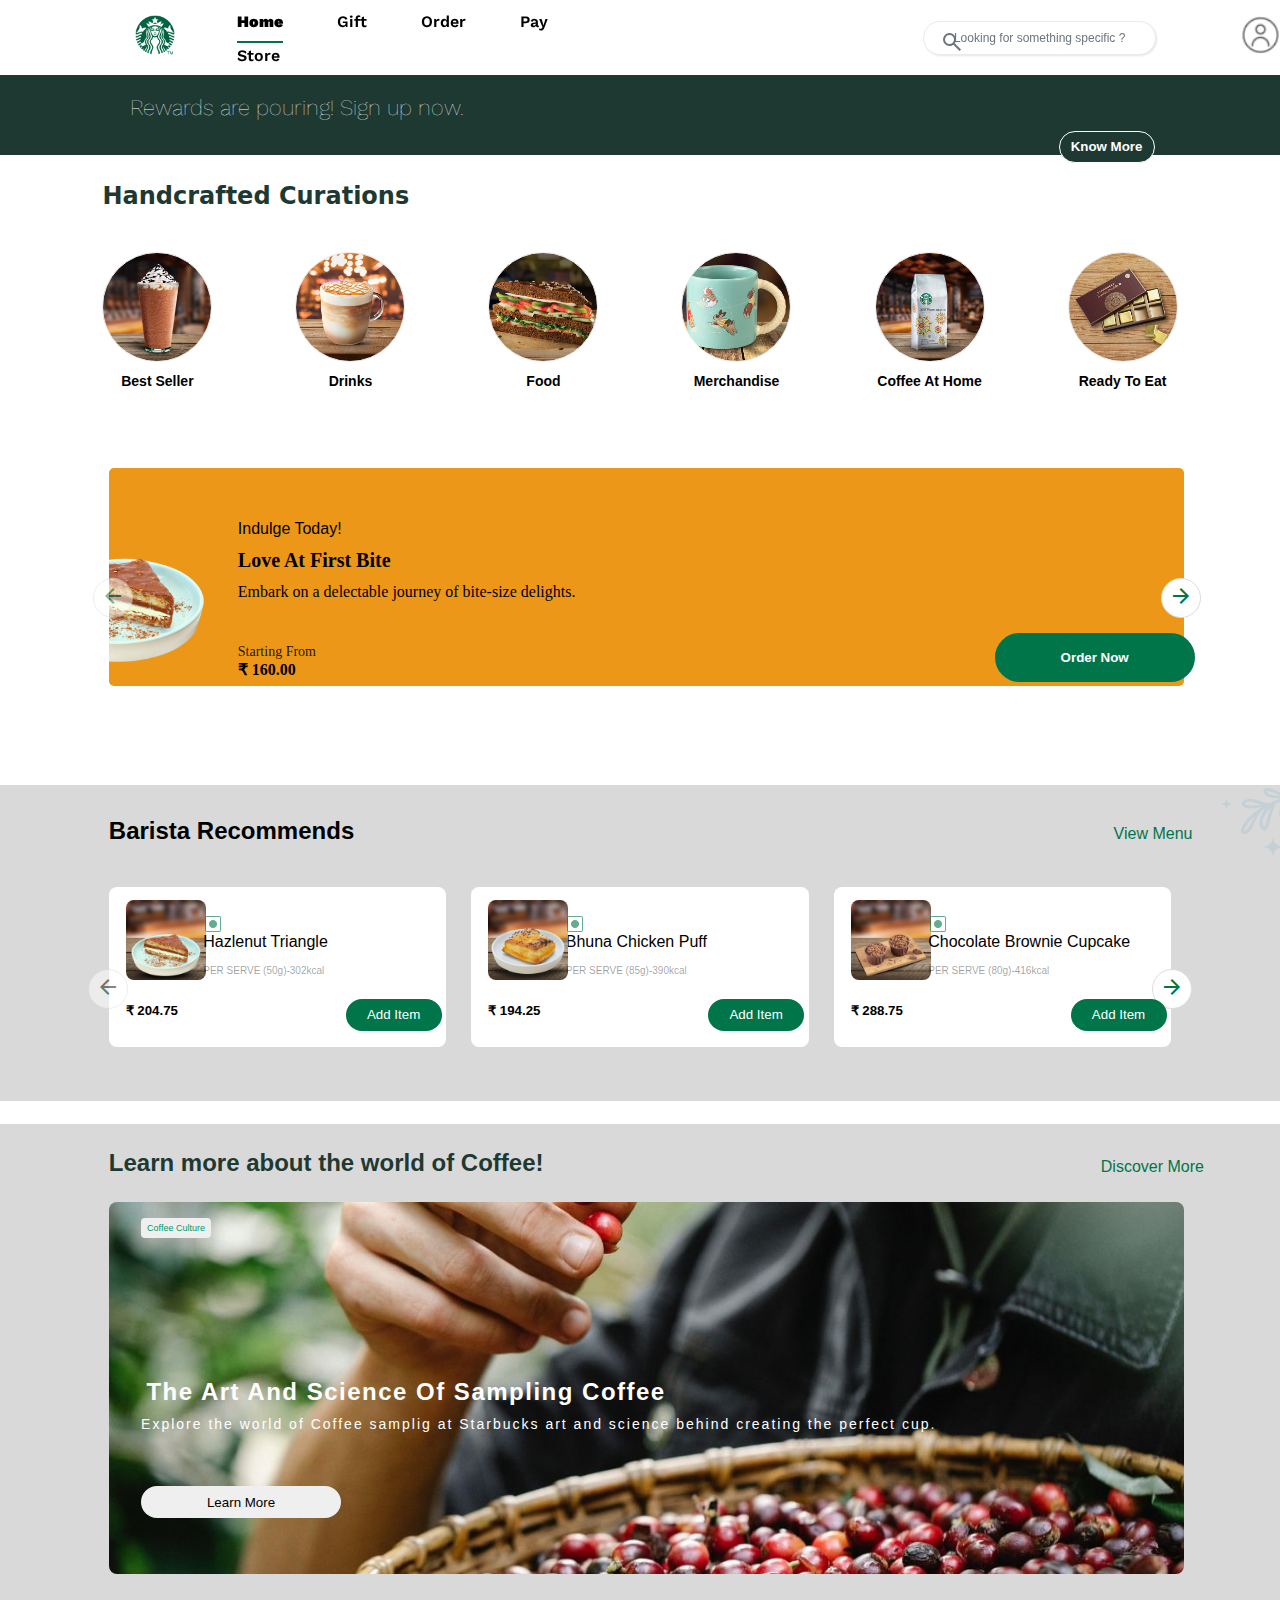
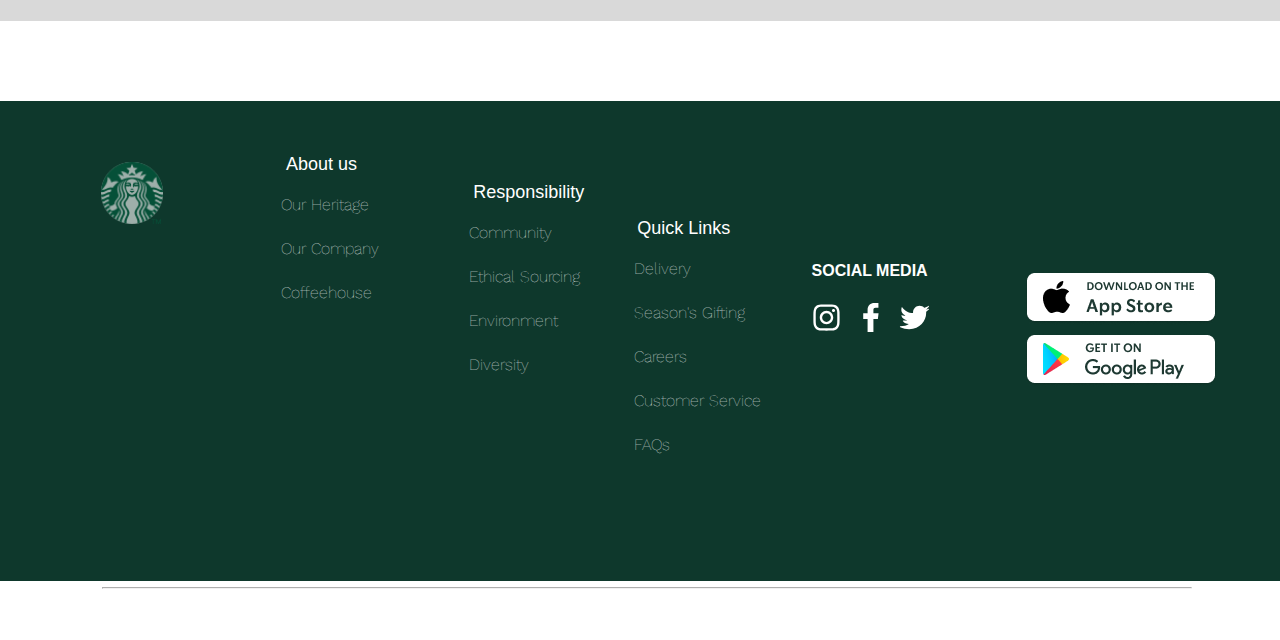
<file: index.html>
<!DOCTYPE html>
<html lang="en">
  <head>
    <meta charset="UTF-8" />
    <meta name="viewport" content="width=device-width, initial-scale=1.0" />
    <title>Tata Starbucks</title>
    <link rel="stylesheet" href="styles.css" />
    <link
      rel="stylesheet"
      href="https://fonts.googleapis.com/css2?family=Material+Symbols+Outlined:opsz,wght,FILL,GRAD@20..48,100..700,0..1,-50..200"
    />
    <link
      rel="stylesheet"
      href="https://fonts.googleapis.com/css2?family=Material+Symbols+Outlined:opsz,wght,FILL,GRAD@48,400,0,0"
    />
    <link rel="preconnect" href="https://fonts.googleapis.com">
<link rel="preconnect" href="https://fonts.gstatic.com" crossorigin>
<link href="https://fonts.googleapis.com/css2?family=Work+Sans:wght@200&display=swap" rel="stylesheet">
  </head>
  <body>
    <div class="nav1">
      <img src="logo.png" alt="" />
      <div class="navbar">
        <ul>
          <li><span class="home">Home</span></li>
          <li>Gift</li>
          <li>Order</li>
          <li>Pay</li>
          <li>Store</li>
        </ul>
      </div>
      <button class="search">
        <span class="material-symbols-outlined"> search </span>
        <p style="margin-top: -32px; color: #6c757d; font-size: 12px">
          Looking for something specific ?
        </p>
      </button>
      <img src="Link ⏵ account_thin.svg.png" class="user" />
    </div>
    <div class="nav2">
      <h1>Rewards are pouring! Sign up now.</h1>
      <button class="knowmore">Know More</button>
    </div>
    <div class="main">
      <div class="handcrafted">
        <h1>Handcrafted Curations</h1>
      </div>
      <div class="pics">
        <div class="circle1"><h4>Best Seller</h4></div>

        <div class="circle2"><h4>Drinks</h4></div>
        <div class="circle3"><h4>Food</h4></div>
        <div class="circle4"><h4>Merchandise</h4></div>
        <div class="circle5"><h4>Coffee At Home</h4></div>
        <div class="circle6"><h4>Ready To Eat</h4></div>
      </div>
    </div>
    <div class="love">
      <div class="orange">
        <button
          style="position: absolute; top: 50%; width: 40px;
            height: 40px;
            left: -66.5%;
            background-color: rgb(255, 255, 255);
            border: 1px rgb(223, 221, 218) solid;
            opacity: 50%;
            margin-top: 1px;
          "
          >
          <span style="color: #00754a" class="material-symbols-outlined">
            arrow_back
          </span>
        </button>
        <button
          style="
            position: absolute;
            top: 50%;
            width: 40px;
            height: 40px;
            right: -1.6%;
            background-color: rgb(255, 255, 255);
            border: 1px rgb(223, 221, 218) solid;
            margin-top: 1px;
          "
        >
          <span style="color: #00754a" class="material-symbols-outlined">
            arrow_forward
          </span>
        </button>
        <img src="sideplaate.png" alt="" />
        <h5>Indulge Today!</h5>
        <h2>Love At First Bite</h2>
        <p>Embark on a delectable journey of bite-size delights.</p>
        <h6>Starting From</h6>
        <p1>₹ 160.00</p1>
        <button>Order Now</button>
      </div>
    </div>

    <div class="barista">
      <button
          style="position: absolute; top: 50%; width: 40px;margin-left: 6.9%;
            height: 40px;
            border-radius: 50%;
            background-color: rgb(255, 255, 255);
            border: 1px rgb(223, 221, 218) solid;
            opacity: 50%;
            margin-top: 2%;
          "
          >
          <span style="color: #0b0f0d" class="material-symbols-outlined">
            arrow_back
          </span>
        </button>
        <button
          style="
            position: absolute;
            top: 50%;
            border-radius: 50%;
            width: 40px;
            height: 40px;
            margin-left: 90%;
            background-color: rgb(255, 255, 255);
            border: 1px rgb(223, 221, 218) solid;
            margin-top: 2%;
          "
        >
          <span style="color: #00754a" class="material-symbols-outlined">
            arrow_forward
          </span>
        </button>
      <h2>Barista Recommends</h2>
      <p>View Menu</p>
      <img src="greyleafright.svg" alt="" />

      <div class="boxes">
        <div class="box1">
          <div class="image"></div>
          <img
            src="veg.svg.png"
            style="
              height: 16px;
              width: 16px;
              margin-left: 7.5%;
              position: absolute;
              margin-top: -5%;
            "
          />
          <h4>Hazlenut Triangle</h4>
          <p>PER SERVE (50g)-302kcal</p>
          <h5>₹ 204.75</h5>
          <button class="additem">Add Item</button>
        </div>

        <div class="box2">
          <div class="image"></div>
          <img
            src="veg.svg.png"
            style="
              height: 16px;
              width: 16px;
              margin-left: 7.5%;
              position: absolute;
              margin-top: -5%;
            "
          />
          <h4>Bhuna Chicken Puff</h4>
          <p>PER SERVE (85g)-390kcal</p>
          <h5>₹ 194.25</h5>
          <button class="additem">Add Item</button>
        </div>

        <div class="box3">
          <div class="image"></div>
          <img
            src="veg.svg.png"
            style="
              height: 16px;
              width: 16px;
              margin-left: 7.5%;
              position: absolute;
              margin-top: -5%;
            "
          />

          <h4>Chocolate Brownie Cupcake</h4>
          <p>PER SERVE (80g)-416kcal</p>
          <h5>₹ 288.75</h5>
          <button class="additem">Add Item</button>
        </div>
         
      </div>
      <div class="learn">
        <h1>Learn more about the world of Coffee!</h1>
        <p>Discover More</p>

        <div class="Art">
          <div id="black">
          <button id="Coffee">Coffee Culture</button>
          <h1>The Art And Science Of Sampling Coffee</h1>
          <h2>
            Explore the world of Coffee samplig at Starbucks art and science
            behind creating the perfect cup.
          </h2>
          <button id="learnmore">Learn More</button>
        </div>
      
      </div>
    </div>
      <div class="footer">
        <img src="logo (1).png" alt="" />
        <div class=" f1">
             <ul>
             <h2 >About us</h2>
             <li>Our Heritage</li>
             <li>Our Company</li>
              <li>Coffeehouse</li>
            </ul>
        </div>
        <div class="f2">
             <ul>
             <h2 >Responsibility</h2>
             <li>Community</li>
             <li>Ethical Sourcing</li>
              <li> Environment</li>
              <li>Diversity</li>
            </ul>
        </div>
        <div class="f3">
          <ul>
          <h2 >Quick Links</h2>
          <li>Delivery</li>
          <li>Season's Gifting</li>
           <li>Careers</li>
           <li>Customer Service</li>
           <li>FAQs</li>
         </ul>
     </div>
     <div class="social"> 
      <h2>SOCIAL MEDIA</h2>
      <div class="socialpic">
        <div class="insta1"></div>
        <div class="insta2"></div>
        <div class="insta3"></div>
         </div>
      </div>
      <div id="ios"></div>
      <div id="android"></div>
      <hr>
      <div class="low">
        <ul>
<li>Web Accessiblity</li>
<li>Privacy Statements   </li>
<li>Terms of Use   </li>
<li>Contact us</li>
<li>© 2023 Starbucks Coffee Company. All rights reserved.</li>



        </ul>
      
    </div>
      </div>
  </body>
</html>
</file>
<file: styles.css>
*{
    margin: 0%;
}
 @font-face{
    font-family: myfont;
    src: url(SoDoSans-Bold.ttf);
    
}
@font-face{
    font-family: myfont1;
    src: url(Work_Sans.zip);

}
.nav1{
    position: sticky;
    top: 0px;
    left: 0px;
    width: 100%;
    height: 75px;
    background-color: rgb(255, 255, 255);
    display: flex;
    align-items: center;
    padding-bottom: -5px;
    z-index: 5;
    
}
.nav1 img{
    height: 40px;
    width: 40px;
    padding-left: 135px;
    margin-top: -5px;
    color: #212529;
}
.navbar ul {
    margin-left: -28px;
    margin-top: -12px;
    position: relative;
}

.navbar ul li{
   
    font-family: 'Work Sans', sans-serif;
    font-weight: 600;
 padding-top: -5px;
    list-style: none;
    display: inline-block;
    margin-left: 50px;
    position: relative;
    
}
.navbar ul li :nth-child(1){
    font-weight: 1000;
    color: #000;
}
 .home {
  padding-bottom: 10px;
  border-bottom: 2px solid #00754a;
  line-height: 48px;
}

.search{
    position: relative;
    border: 1px rgb(238, 234, 234) solid;
    box-shadow:#1c1c1c1c 1px 1px 2px;
    width: 262px;
    height: 34px;
    border-radius: 1.25rem;
    margin-left: 26%;
    background-color:white;
}
.search .material-symbols-outlined{
    color: #6c757d;
    padding-right: 80%;
    padding-bottom: 4%;
    font-size:x-large;
}
.user{
    margin-left: -50px;
    width: 30px;
    height: 30px;
    
    
}
.nav2{
    width: 100%;
    height: 80px;
    background-color: rgb(30, 57, 50);

}
.nav2 h1{
    font-family: 'Work Sans', sans-serif;
    font-size: 22px;
    padding-left: 130px;
    padding-top: 20px;
    font-weight: 100;
    color: white;
    

}
.knowmore{
    width: 96px;
    height: 32px;
    border-radius: 30px;
    background-color: rgb(30, 57, 50);
    border: white 1px solid;
    position: absolute;
    right: 9.8%;
 
   top: 14.5%;
   color: white;
   font-weight: 600;
}
.main{
    width: 100%;
    height:300px;
    background-color: white;
}
.handcrafted{
    
    width: 84%;
    height: 80px;
    text-align: left;
    margin-left: 8%;
    background-color: white;
    font-family: system-ui, -apple-system, BlinkMacSystemFont, 'Segoe UI', Roboto, Oxygen, Ubuntu, Cantarell, 'Open Sans', 'Helvetica Neue', sans-serif;

}.handcrafted h1{
    font-size: x-large;
    padding-top: 2.5%;
    color: #1e3932;
    font-weight: 790;
}
.pics{
     width: 84%;
    height: 220px;
    margin-left: 8%;
    background-color: white;
    display: flex;
    align-items: center;
    justify-content: space-between;
    

}.circle1{
    height: 108px;
    width: 108px;
    object-fit: cover;
    border-radius: 50%;
    border: 1px solid #edebe9;
    cursor: pointer;
    background-image: url(bestseller.jpg);
    background-size: cover;
    margin-top: -7%;
    
}
.circle1 h4{
    padding-top: 120px;text-align: center;
    font-size: 14px;
    font-family: 'Noto Sans JP', sans-serif;

    font-weight: 600;

}
.circle2{
    height: 108px;
    width: 108px;
    object-fit: cover;
    border-radius: 50%;
    border: 1px solid #edebe9;
    cursor: pointer;
    background-image: url(Drinks.jpg);
    background-size: cover;
    margin-top: -7%;
    
}.circle2 h4{
    padding-top: 120px;text-align: center;
    font-size: 14px;
    font-family: 'Noto Sans JP', sans-serif;

    font-weight: 600;

}
.circle3{
    height: 108px;
    width: 108px;
    object-fit: cover;
    border-radius: 50%;
    border: 1px solid #edebe9;
    cursor: pointer;
    background-image: url(Food.jpg);
    background-size: cover;
    margin-top: -7%;
}.circle3 h4{
    padding-top: 120px;text-align: center;
    font-size: 14px;
    font-family: 'Noto Sans JP', sans-serif;

    font-weight: 600;



}
.circle4{
    height: 108px;
    width: 108px;
    object-fit: cover;
    border-radius: 50%;
    border: 1px solid #edebe9;
    cursor: pointer;
    background-image: url(Merchandise.jpg);
    background-size: cover;
    margin-top: -7%;
}
.circle4 h4{
    padding-top: 120px;text-align: center;
    font-size: 14px;
    font-family: 'Noto Sans JP', sans-serif;

    font-weight: 600;


}.circle5{
    height: 108px;
    width: 108px;
    object-fit: cover;
    border-radius: 50%;
    border: 1px solid #edebe9;
    cursor: pointer;
    background-image: url(CoffeeAtHome.jpg);
    background-size: cover;
    margin-top: -7%;
}.circle5 h4{
    padding-top: 120px;
    text-align:center;
    font-size: 14px;
    font-family: 'Noto Sans JP', sans-serif;

    font-weight: 600;


}.circle6{
    height: 108px;
    width: 108px;
    object-fit: cover;
    border-radius: 50%;
    border: 1px solid #edebe9;
    cursor: pointer;
    background-image: url(ReadyToEat.jpg);
    background-size: cover;
    margin-top: -7%;
}.circle6 h4{
    padding-top: 120px;
    text-align: center;
    font-size: 14px;
    font-family: 'Noto Sans JP', sans-serif;

    font-weight: 600;


}
.love{
    height: 316.8px;
    width: 100%;
    background-color: white;
    /* position: absolute; */
}
.orange{
    cursor: pointer;
    width: 84%;
    height: 218px;
    margin-left: 8.5%;
    margin-top: 1%;
    background-color:#EC9718;
    position: relative;
    border-radius: 5px;
}
.orange img{
    width: 100px;
    margin-top: 1em;
}
.orange h5{
    font-size: medium;
    margin-top: -15%;
    margin-left: 12%;
    font-weight: 300;
    font-family: 'Open Sans', sans-serif;
}
.orange h2{
    margin-left: 12%;
    margin-top: 1%;
    font-size: 20px;
}
.orange p{
    margin-left: 12%;
    margin-top: 1%;
   
}
.orange h6{
    margin-left: 12%;
    margin-top: 4%;
    color:  #000000de;
    font-size: 14px;
   font-weight: 400;
}
.orange p1{ 
    position: relative;
    margin-left: 12%;
    margin-top: -1%;
    font-weight: 600;
   padding-top: -0%;
} 
.orange button{
    width: 200px;
    height: 49px;
    background-color: #00754a;
    border-radius: 30px;
    border: none;
    margin-left: 65%;
    margin-top: -2.5%;
    margin-bottom: 10px;
    cursor: pointer;
    color: white;
    font-weight: 600;
    position: absolute;
} 



.barista{
    height: 316.8px;
    width: 100%;
    background-color:#D9D9D9;
    /* margin-top: .5%; */
    position: absolute;

}
.barista img {
    position: relative;
    margin-left: 95%;
    width: 80px;
    height: 80px;
margin-top: -20%;
    opacity: 60%;
}
.barista h2{
    position: relative;
    margin-top: 2.5%;
    margin-left: 8.5%;
    font-family: 'Mukta', sans-serif;
}
.barista p{
    position: relative;
    margin-top: -1.5%;
    margin-left: 87%;
    color: #00754a;
    cursor: pointer;
    font-family: 'Mukta', sans-serif;


}
.boxes{
    width:1320 ;
    height: 160px;
    margin-top: 2%;
    margin-left: 8.5%;
    background-color: #D9D9D9;
    margin-right: 8.5%;
    display: flex;
    justify-content: space-between;
    gap: 25px;
    

}
/* .boxes .material-symbols-outlined{
    color: #6c757d;
    padding-right: 80%;
    padding-bottom: 4%;
    font-size:x-large;
} */
.box1{
width: 33.3%;
border-radius: 8px;
height: 100%;
background-color: #ffffff;

}
.box1 .image{
    width: 80px; 
     height: 80px; 
     background-image: url(hazale\ nut.webp);
     background-repeat: no-repeat;
     background-position: center;
  background-size: cover;
    border-radius: 8px;
    margin-top: 4%;
    margin-left: 5%;
}
.box1 h4{
    margin-left: 28%;
    margin-top: -14%;
    font-weight: 200;
    font-family: 'Open Sans', sans-serif;
}
.box1 p{
    font-size: 10px;
    margin-left: 28%;
    margin-top: 4%;
    color: #00000061;
    font-family: 'Open Sans', sans-serif;

}.box1 h5{
    margin-top: 8%;
    margin-left: 5%;
    font-family: 'Open Sans', sans-serif;
}
.additem{
    position: absolute;
    height: 32px;
    width: 96px;
    border-radius: 30px;
    border: none;
    margin-top: -1.5%;
    margin-left:18.5%;
    background-color: #00754a;
    color: white;

}

.box2{
width: 33.3%;
height: 100%;
border-radius: 8px;
background-color: rgb(255, 255, 255);
font-family: 'Open Sans', sans-serif;
}
.box2 .image{
    width: 80px;
    height: 80px;
    background-size: cover;
    background-image: url(bhuna.webp);
     background-repeat: no-repeat;
    background-position: center;
    position: relative;
    border-radius: 8px;
    margin-top: 4%;
    margin-left: 5%;
}.box2 h4{
    margin-left: 28%;
    margin-top: -14%;
    font-weight: 200;
}
.box2 p{
    font-size: 10px;
    margin-left: 28%;
    margin-top: 4%;
    color: #00000061;

}.box2 h5{
    margin-top: 8%;
    margin-left: 5%;
}



.box3{
    width: 33.3%;
    height: 100%;
    border-radius: 8px;
    background-color: rgb(255, 255, 255);
    font-family: 'Open Sans', sans-serif;

}
.box3 .image{
    width: 80px;
    height: 80px;
    background-size: cover;
    background-image: url(brownie.webp);
    background-repeat: no-repeat;
   background-position: center;
    border-radius: 8px;
    margin-top: 4%;
    margin-left: 5%;
}
.box3 h4{
    margin-left: 28%;
    margin-top: -14%;
    font-weight: 200;
}
.box3 p{
    font-size: 10px;
    margin-left: 28%;
    margin-top: 4%;
    color: #00000061;

}.box3 h5{
    margin-top: 8%;
    margin-left: 5%;
}
.learn{
    height: 496.8px;
    width: 100%;
    background-color: #D9D9D9;
    margin-top: 6%;
    z-index: 0;
   
}
.learn h1{
    color: #1e3932;;
    font-size: 1.5em;
    padding-top: 2%;
    padding-left: 8.5%;
    font-family: 'Mukta', sans-serif;



}.learn p{
    margin-left: 86%;
    font-family: 'Mukta', sans-serif;

}
#Coffee{
    border-radius: 8px;
    color: #096;
    font-size: 9px;
    border-radius: 4px;
    height: 20px;
    border: none;
    margin-left: 3%;
    margin-top: 1.5%;
}

.Art{
    position: absolute;
    height: 372px;
    width: 84%;
    margin-left: 8.5%;
    margin-top: 2%;
   background-image: url(main.jpg);
   background-repeat: no-repeat;
   background-size: cover;
   background-position: center;
    border-radius: 8px;

}
.Art #black {
    background-color:rgba(0,0,0,0,5);
    height: 372px;
    width: 100%;
    
}
.Art h1{
    color: #ffffff;
    margin-top: 11%;
    margin-left: -5%;
    letter-spacing: 1.5px;
    font-family: 'Mukta', sans-serif;

}
.Art h2{
margin-top: 1%;
margin-left: 3%;
font-size: 14px;
color: #ffffff;
font-weight: 100;
letter-spacing: 2px;
font-family: 'Mukta', sans-serif;

}
#learnmore{
    width: 200px;
    height: 32px;
    border: none;
    border-radius: 16px;
    color: #000;
    margin-top: 5%;
    margin-left: 3%;
}
.footer{
    height: 480.59px;
    width: 100%;
    background-color: #0e382c;
    margin-top: 80px; 
}
.footer img{
    width: 64px;
    height: 64px;
    margin-left: 7.8%;
    margin-top: 4.7%;

}
.f1{
    margin-left: 12%;
    margin-top: -8%;
    


}
.f1 h2{
    padding-bottom: 20px;
    color: white;
    font-size: 1.125rem;
    cursor: pointer;
    font-weight: 300;
    text-align: left;
}
.f1 ul li{
list-style: none;
margin-left: 8%;
padding-bottom: 25px;
color: white;
cursor: pointer;
text-align: left;
font-weight: 100;
font-family: 'Work Sans', sans-serif;



}
.f2{
    margin-left: 28%;
    margin-top: -13%;
}
.f2 h2{
    padding-bottom: 20px;
    color: white;
    font-size: 1.125rem;
    cursor: pointer;
    font-weight: 300;
    text-align: left;
}
.f2 ul li{
list-style: none;
margin-left: 8%;
padding-bottom: 25px;
color: white;
cursor: pointer;
text-align: left;
font-weight: 100;
font-family: 'Work Sans', sans-serif;



}
.f3{
    margin-left: 42%;
    margin-top: -15.5%;
}
.f3 h2{
    padding-bottom: 20px;
    color: white;
    font-size: 1.125rem;
    cursor: pointer;
    font-weight: 300;
    text-align: left;
}
.f3 ul li{
list-style: none;
margin-left: 8%;
padding-bottom: 25px;
color: white;
cursor: pointer;
text-align: left;
font-weight: lighter;
font-family: 'Work Sans', sans-serif;



}
.social{
    margin-left: 60%;
    margin-top: -18%;
    color: white;
  

}
.social h2{
    font-size: medium;
}
.socialpic{
    width: 153px;
    height: 51;
    display: flex;
    gap: 6%;
    margin-left: 8%;
    margin-top: 4%;
}
.insta1{
    width: 35px;
    height: 35px;
    background-image: url(instagram.svg);
    background-size: cover;
    background-repeat: no-repeat;
    
}
.insta2{
    width: 35px;
    height: 35px;
    background-image: url(facebook.svg);
    background-size: cover;
    background-repeat: no-repeat;
    
}.insta3{
    width: 35px;
    height: 35px;
    background-image: url(twitter.svg);
    background-size: cover;
    background-repeat: no-repeat;
    
}
#ios{
    width: 194px;
    height: 62px;
    background-image: url(appstoreiOS.png);
    background-repeat: no-repeat;
    margin-left: 80%;
    margin-top: -5%;
   cursor: pointer;

}
#android{
    width: 194px;
    height: 62px;
    margin-left: 80%;
    background-image: url(appstoreAndroid.png);
    background-repeat: no-repeat;
    cursor: pointer;

}
.footer hr{
    width: 85%;
    margin-left: 8%;
    margin-top: 15%;
    font-weight: 100;
    height: .1px;
    opacity: 80%;
}

    .low ul {
        margin-left: 50%px;
        margin-top: 15px;
        /* position: absolute; */
    }
    
    .low ul li  {
     padding-top: -5px;
        list-style:none;
        display: inline-block;
        margin-left: 10px; 
        position: relative;
        color: white;
        font-weight: 100;
        font-family: 'Work Sans', sans-serif;
       font-size: small;

    } 
    .low li:nth-child(2){
    border-right: #ffffff 1px solid;
    border-spacing: 10px;
    padding-right: 25px;
    /* margin-right: -20%; */

    }
    .low li:nth-child(1){
        border-right: #ffffff 1px solid;
        border-spacing: 10px;
        padding-right: 25px;
        margin-left: 80px;
    
        }
        .low li:nth-child(3){
            border-right: #ffffff 1px solid;
            border-spacing: 10px;
            padding-right: 25px;
            }
.low li:nth-child(5){
    margin-left: 35%;
    font-size: 12px;
    color: white;
    font-weight: 200;
}
</file>
